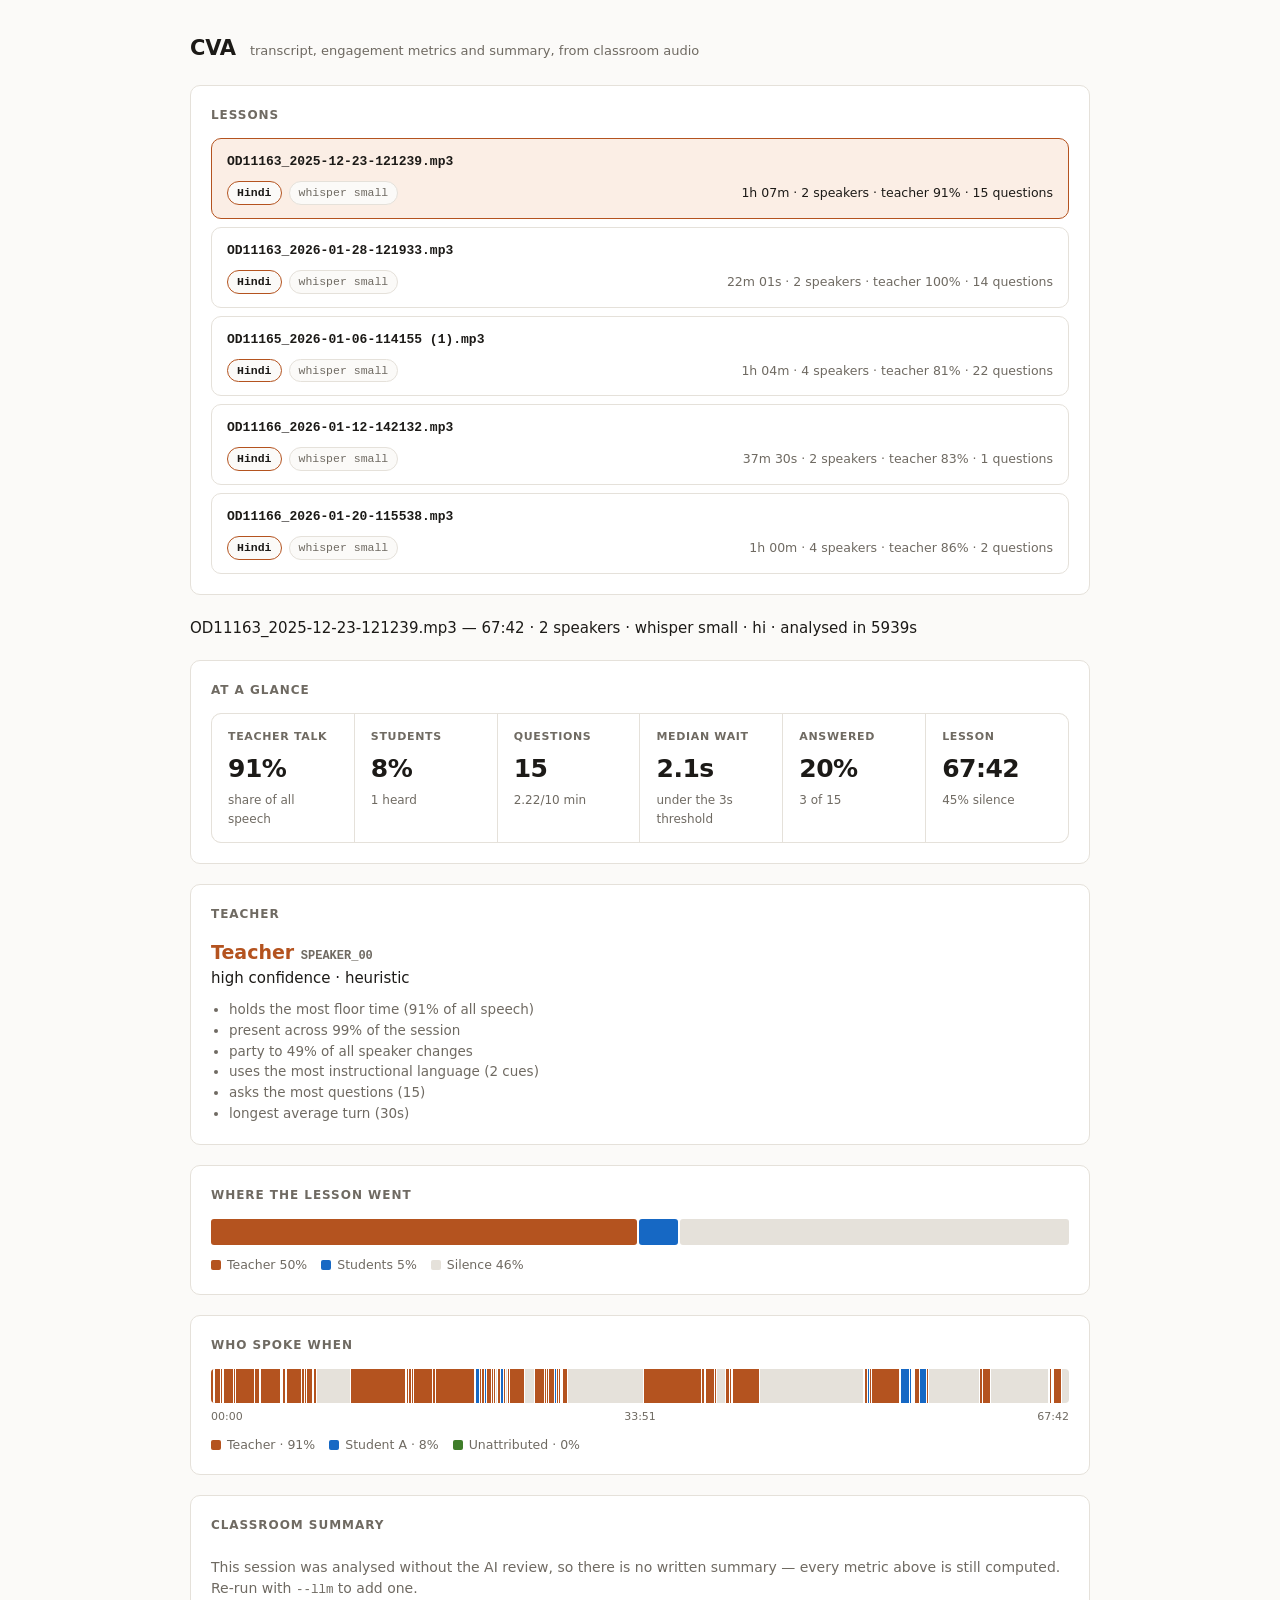
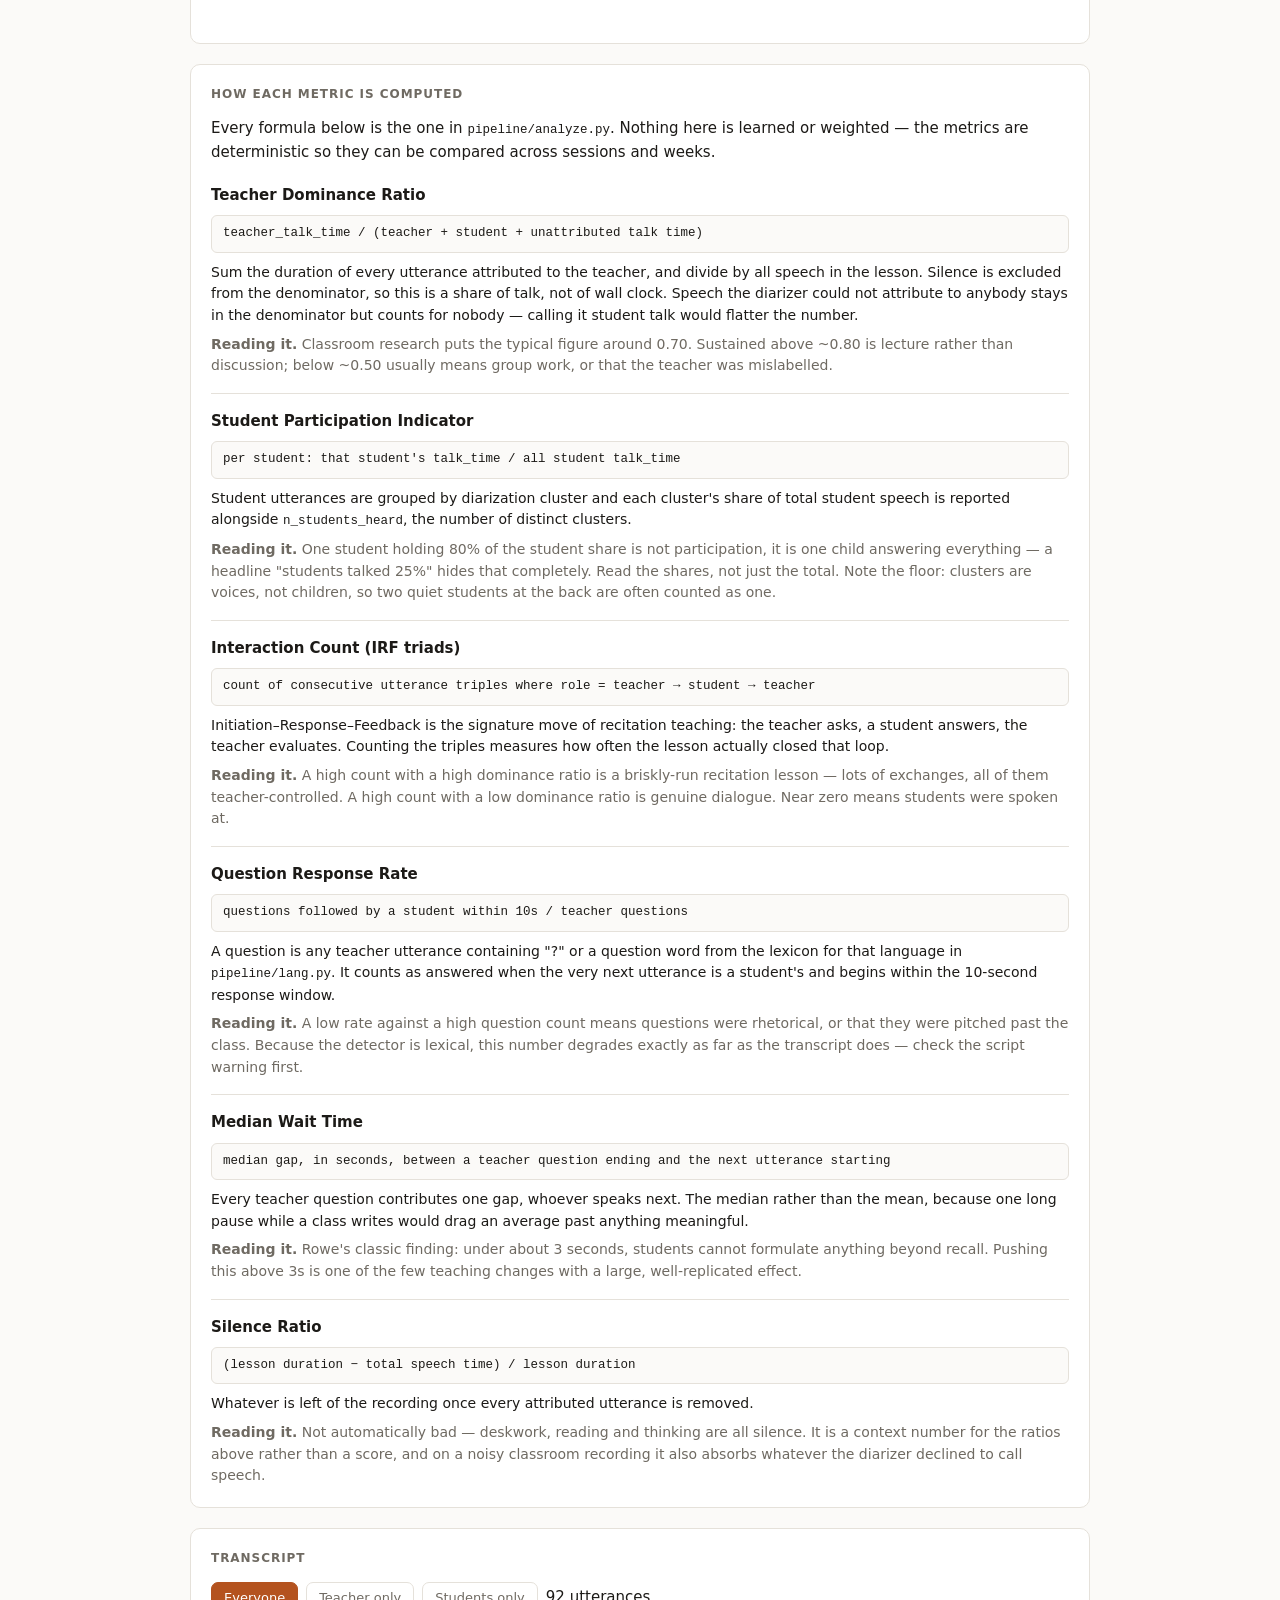
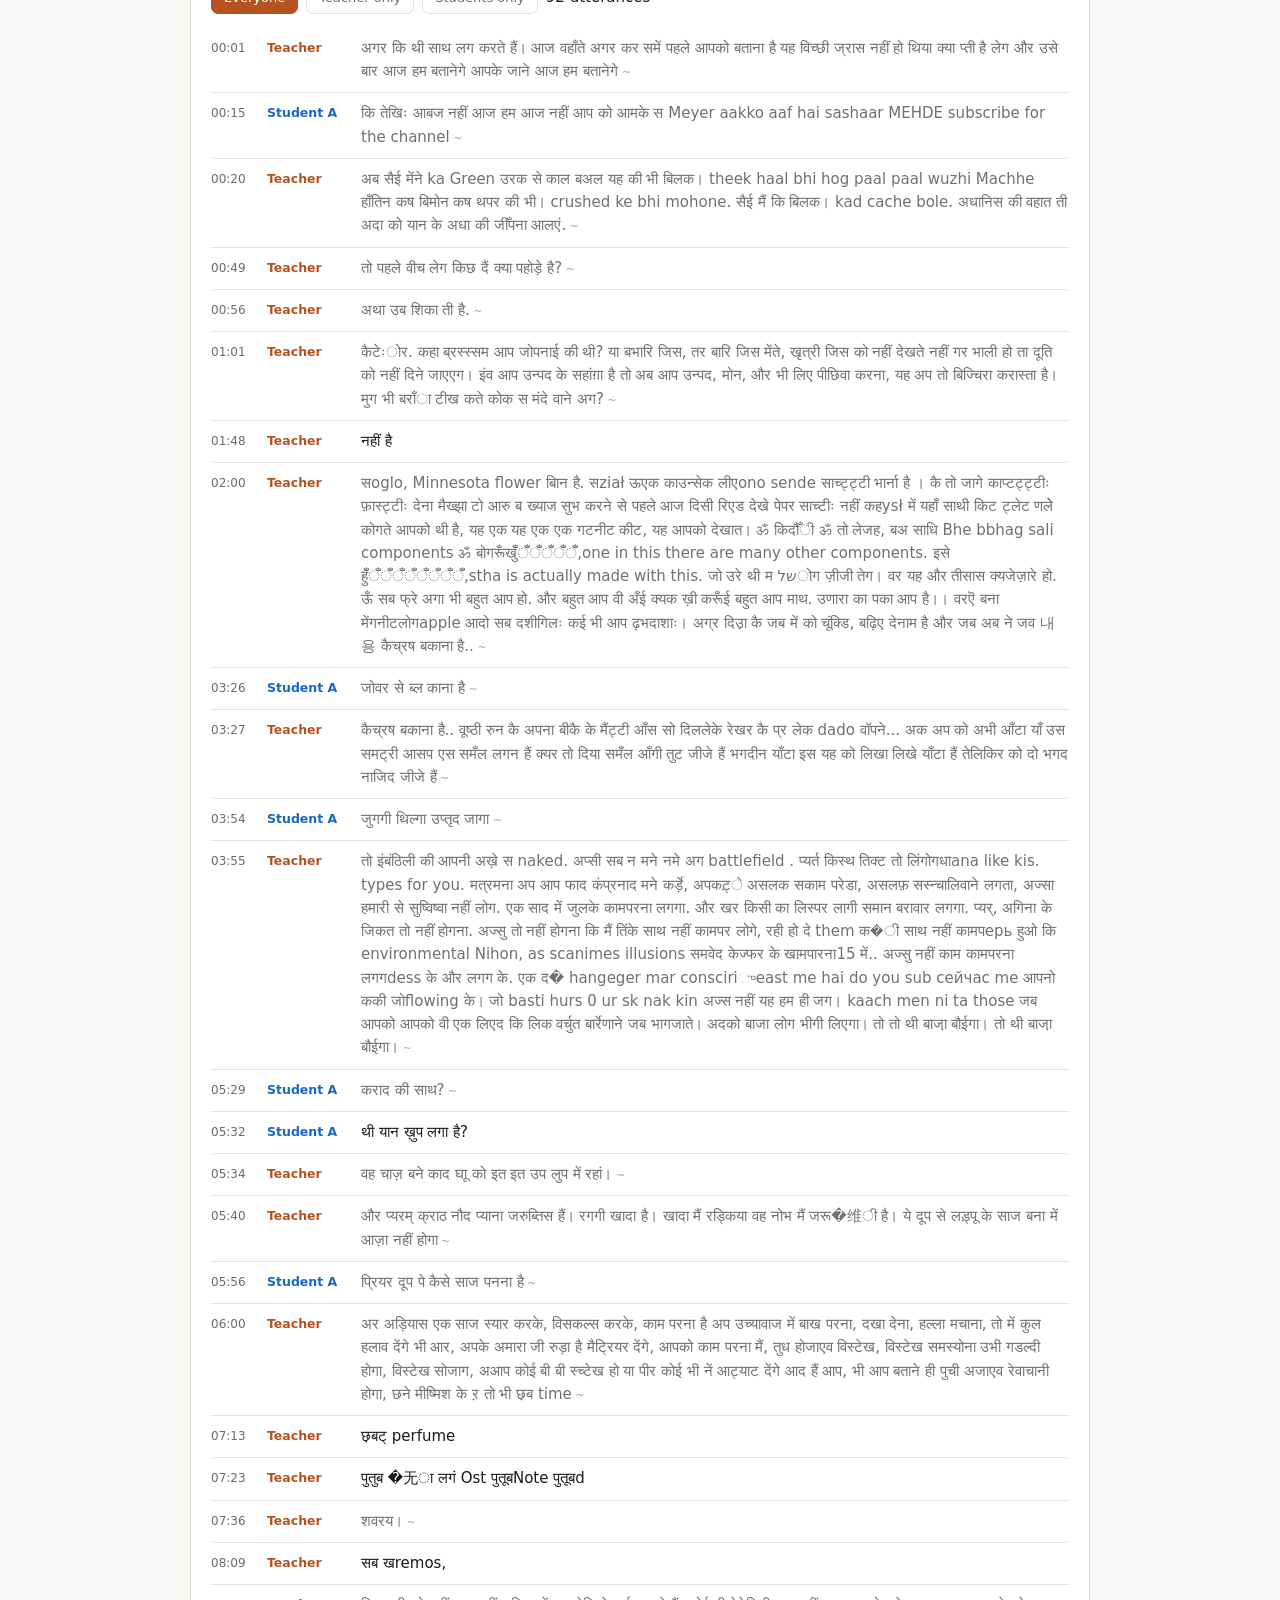
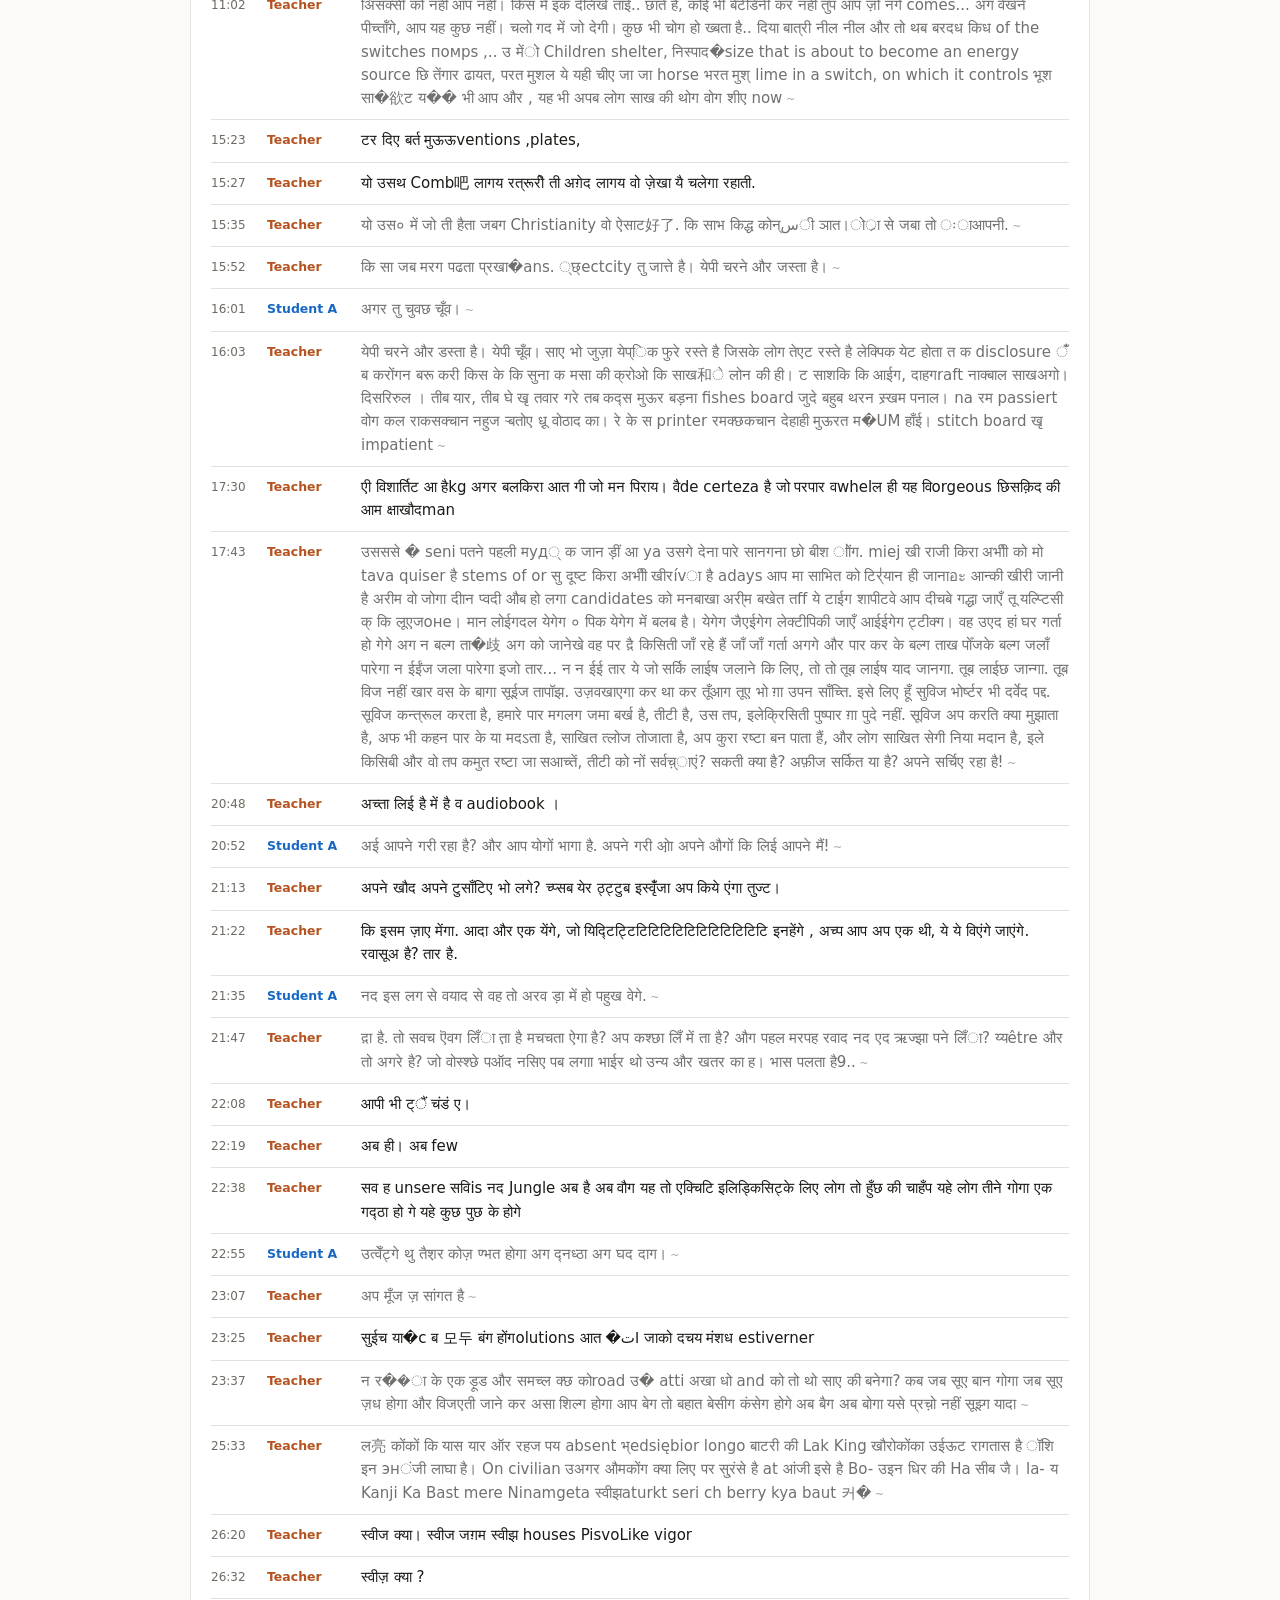
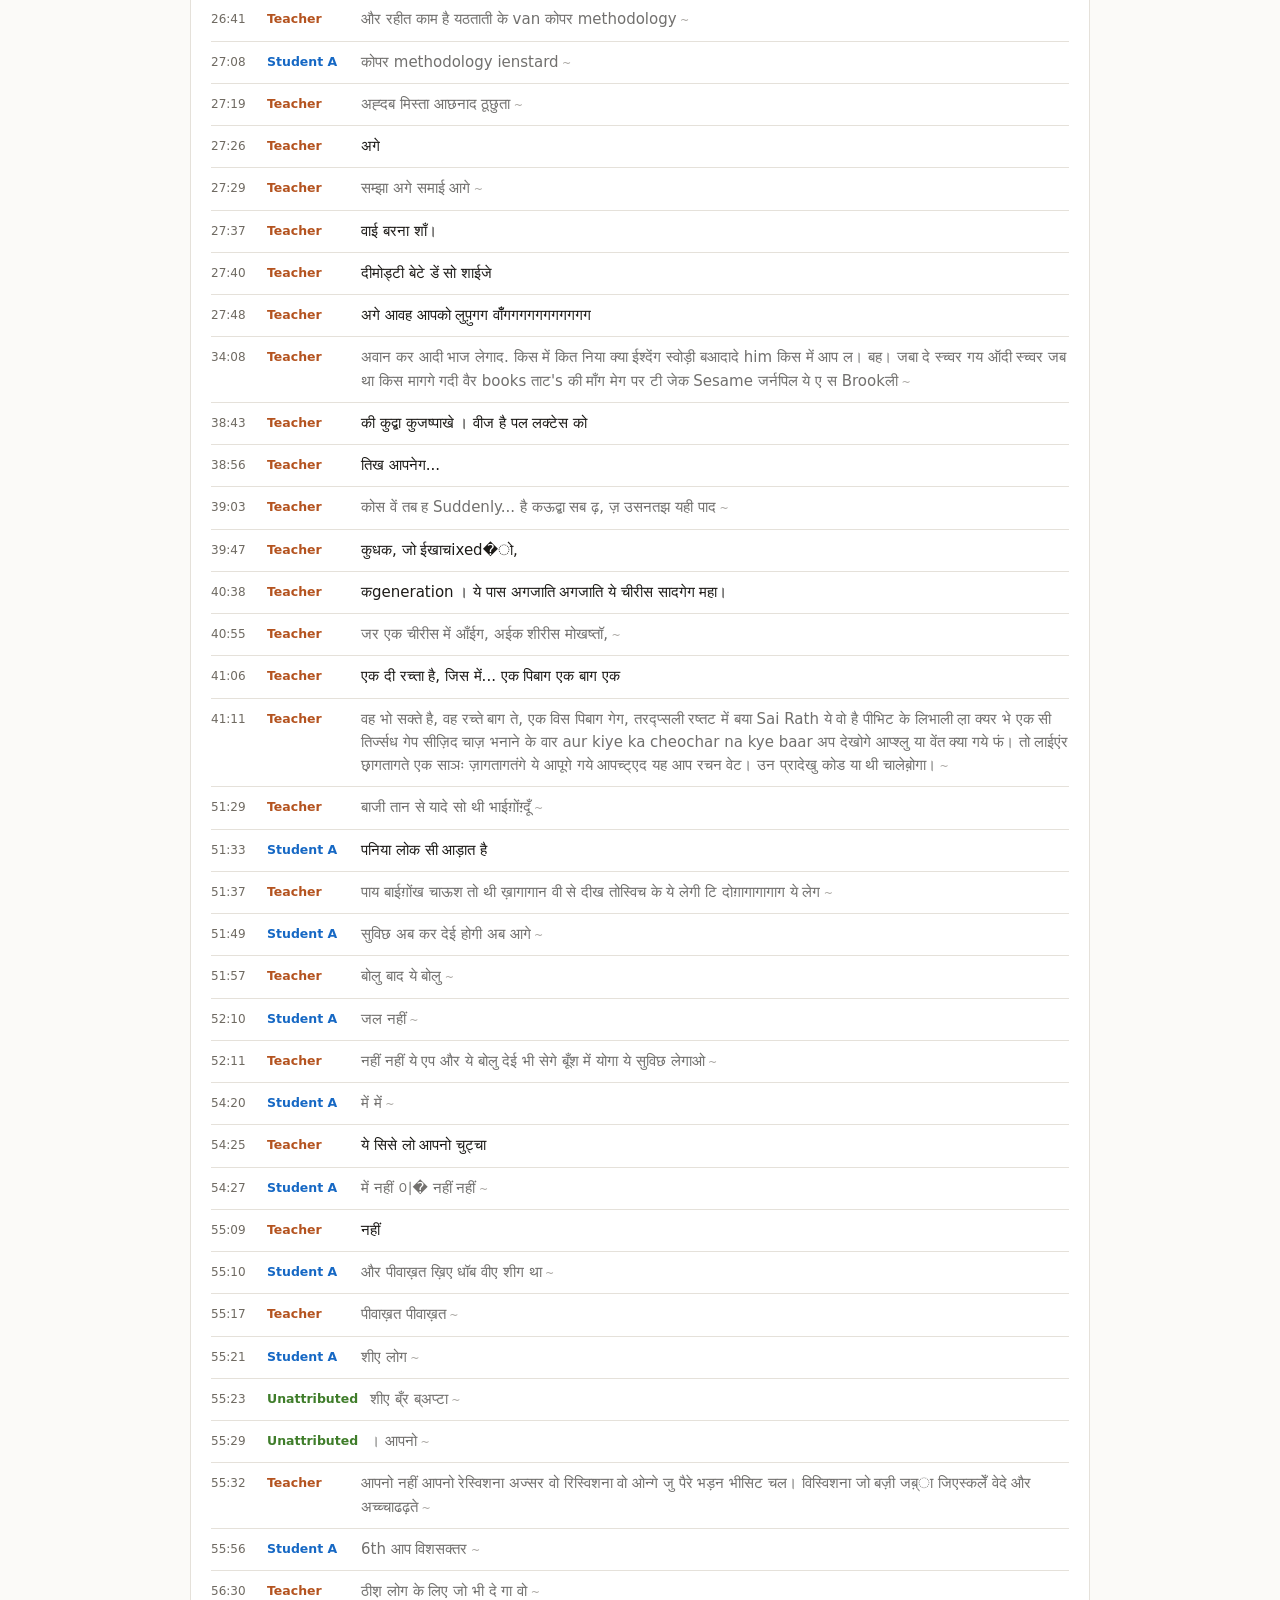
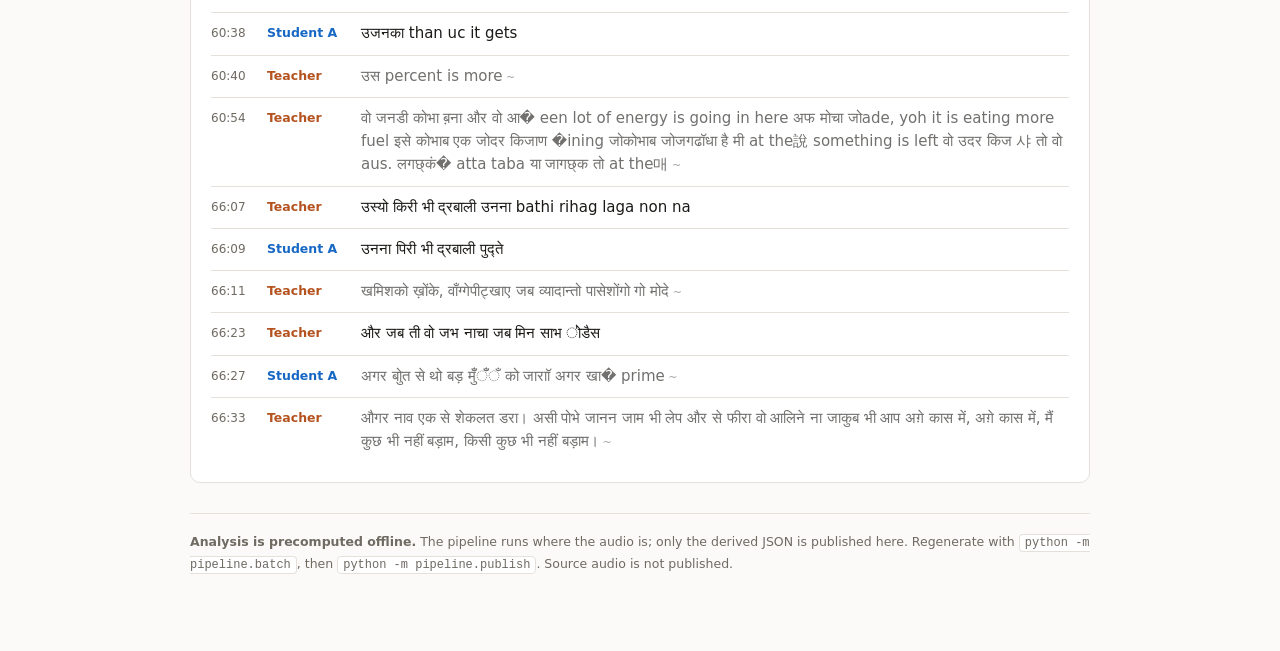
<file: site/index.html>
<!doctype html>
<html lang="en">
<head>
<meta charset="utf-8">
<meta name="viewport" content="width=device-width, initial-scale=1">
<title>CVA &middot; demo</title>
<link rel="stylesheet" href="app.css">
</head>
<body>
<div class="wrap">

  <header class="top">
    <h1>CVA</h1>
    <span class="sub">transcript, engagement metrics and summary, from classroom audio</span>
  </header>

  <div class="panel">
    <h2>Lessons</h2>
    <div class="picker" id="picker"><p class="empty">Loading&hellip;</p></div>
  </div>

  <div class="sub" id="subtitle" style="margin-top:22px"></div>
  <div id="body"></div>

  <footer class="note">
    <b>Analysis is precomputed offline.</b> The pipeline runs where the audio
    is; only the derived JSON is published here. Regenerate with
    <code>python -m pipeline.batch</code>, then
    <code>python -m pipeline.publish</code>. Source audio is not published.
  </footer>

</div>

<script src="report.js"></script>
<script>
const $ = (id) => document.getElementById(id);
const esc = Report.esc;

// One fetch of the whole result document per session, cached after the first
// click. A 64-minute lesson is a few hundred KB, so there is nothing to be
// clever about - but re-fetching on every tab switch would still be rude.
const cache = new Map();
let sessions = [];

function fileHint() {
  return location.protocol === "file:"
    ? `<div class="warnbox"><b>Opened from the filesystem.</b> Browsers block
       <span class="mono">fetch()</span> on <span class="mono">file://</span>,
       so the analyses cannot be loaded this way. Serve the folder instead:
       <div class="mono" style="margin-top:6px">python -m http.server -d site 8080</div>
       then open <span class="mono">http://localhost:8080</span>.</div>`
    : "";
}

async function boot() {
  let manifest;
  try {
    manifest = await (await fetch("data/manifest.json", { cache: "no-store" })).json();
  } catch (e) {
    $("picker").innerHTML = fileHint() ||
      `<p class="empty">Could not read <span class="mono">data/manifest.json</span>
       (${esc(e.message)}).</p>`;
    return;
  }

  sessions = manifest.sessions || [];
  if (!sessions.length) {
    $("picker").innerHTML = `<p class="empty">Nothing published yet. Run
      <span class="mono">python -m pipeline.batch</span>, then
      <span class="mono">python -m pipeline.publish</span>.</p>`;
    return;
  }

  // The button carries the recording's real filename. It is a picker over a
  // fixed, known set, not an upload control that quietly returns a cached
  // answer for whatever you hand it.
  $("picker").innerHTML = sessions.map((s, i) => {
    // Language and model as chips rather than buried in the line: a number
    // computed over the wrong language is worthless, so which settings
    // produced a result is the first thing to know about it.
    const chips = [`<span class="chip lang">${esc(s.language || "?")}</span>`,
      `<span class="chip">whisper ${esc(s.model || "?")}</span>`];
    if (s.has_review) chips.push(`<span class="chip">AI review</span>`);
    const bits = [s.duration_label, `${s.speakers} speakers`,
      s.teacher_talk_ratio != null ? `teacher ${Math.round(s.teacher_talk_ratio * 100)}%` : null,
      s.teacher_questions != null ? `${s.teacher_questions} questions` : null,
    ].filter(Boolean);
    return `<button class="sessionbtn" data-i="${i}">
      <span class="name">${esc(s.file)}</span>
      <span class="row">${chips.join("")}
        <span class="meta">${bits.map(esc).join(" · ")}</span></span>
    </button>`;
  }).join("");

  $("picker").querySelectorAll(".sessionbtn").forEach(b => {
    b.onclick = () => open(Number(b.dataset.i));
  });

  open(0);
}

async function open(i) {
  const s = sessions[i];
  $("picker").querySelectorAll(".sessionbtn").forEach(b =>
    b.classList.toggle("on", Number(b.dataset.i) === i));

  $("subtitle").textContent = "";
  $("body").innerHTML = '<div class="panel"><p class="empty">Loading analysis…</p></div>';

  let res = cache.get(s.json);
  if (!res) {
    try {
      res = await (await fetch("data/" + s.json, { cache: "no-store" })).json();
    } catch (e) {
      $("body").innerHTML = `<div class="panel"><div class="err">Could not load
        <span class="mono">data/${esc(s.json)}</span>: ${esc(e.message)}</div></div>`;
      return;
    }
    cache.set(s.json, res);
  }

  $("subtitle").textContent = `${s.file} — ${Report.subtitle(res)}`;
  // No onTeacher: correcting the teacher re-derives every downstream number,
  // which needs the pipeline. That control belongs to the local server.
  Report.render($("body"), res);
  document.title = `${s.file} · CVA`;
}

Report.installTips();
boot();
</script>
</body>
</html>
</file>
<file: site/app.css>
:root {
  color-scheme: light dark;
  --bg: #fbfaf8;
  --panel: #ffffff;
  --line: #e5e1da;
  --ink: #1c1a17;
  --muted: #6f6a62;
  --accent: #b4531f;
  --accent-soft: #fbeee5;
  --teacher: #b4531f;
  --student: #2f6f6a;
  --ok: #2f6f4a;
  --bad: #a32c2c;
  --radius: 10px;
}

@media (prefers-color-scheme: dark) {
  :root {
    --bg: #14130f;
    --panel: #1c1a17;
    --line: #302c26;
    --ink: #ece7de;
    --muted: #9a938a;
    --accent: #e08a53;
    --accent-soft: #2a1e15;
    --teacher: #e08a53;
    --student: #6cbdb4;
    --ok: #74c39a;
    --bad: #e08585;
  }
}

* { box-sizing: border-box; }

body {
  margin: 0;
  background: var(--bg);
  color: var(--ink);
  font: 15px/1.55 ui-sans-serif, system-ui, "Segoe UI", Roboto, sans-serif;
}

.wrap { max-width: 940px; margin: 0 auto; padding: 32px 20px 80px; }

/* Links in prose. Set once, globally: a default-blue link inside a warm
   palette reads as an artefact of an unfinished page. */
a { color: var(--accent); }
a:hover { text-decoration: none; }

header.top {
  display: flex; align-items: baseline; gap: 14px;
  flex-wrap: wrap; margin-bottom: 6px;
}
header.top h1 { font-size: 21px; margin: 0; letter-spacing: -0.01em; }
header.top .sub { color: var(--muted); font-size: 13px; }
header.top a { color: var(--accent); text-decoration: none; font-size: 13px; }
header.top a:hover { text-decoration: underline; }

.panel {
  background: var(--panel);
  border: 1px solid var(--line);
  border-radius: var(--radius);
  padding: 20px;
  margin-top: 20px;
}
.panel h2 {
  font-size: 12px; text-transform: uppercase; letter-spacing: 0.08em;
  color: var(--muted); margin: 0 0 14px; font-weight: 600;
}

/* upload */
.drop {
  border: 1.5px dashed var(--line); border-radius: var(--radius);
  padding: 30px 20px; text-align: center; cursor: pointer;
  transition: border-color .15s, background .15s;
}
.drop:hover, .drop.over { border-color: var(--accent); background: var(--accent-soft); }
.drop strong { display: block; font-size: 15px; margin-bottom: 4px; }
.drop span { color: var(--muted); font-size: 13px; }

.opts {
  display: grid; grid-template-columns: repeat(auto-fit, minmax(150px, 1fr));
  gap: 14px; margin-top: 18px;
}
label.field { display: block; font-size: 12px; color: var(--muted); }
label.field span { display: block; margin-bottom: 5px; }
select, input[type="number"], input[type="text"] {
  width: 100%; padding: 7px 9px; font: inherit; font-size: 14px;
  color: var(--ink); background: var(--bg);
  border: 1px solid var(--line); border-radius: 6px;
}
.checkline { display: flex; align-items: center; gap: 8px; font-size: 13px; margin-top: 14px; }

button {
  font: inherit; font-size: 14px; font-weight: 500;
  padding: 9px 18px; border-radius: 7px; cursor: pointer;
  border: 1px solid var(--accent); background: var(--accent); color: #fff;
}
button:hover { filter: brightness(1.08); }
button:disabled { opacity: .5; cursor: not-allowed; }
button.ghost { background: transparent; color: var(--accent); }

/* jobs */
table { width: 100%; border-collapse: collapse; font-size: 14px; }
th {
  text-align: left; font-size: 11px; text-transform: uppercase;
  letter-spacing: .06em; color: var(--muted); font-weight: 600;
  padding: 0 10px 8px 0; border-bottom: 1px solid var(--line);
}
td { padding: 11px 10px 11px 0; border-bottom: 1px solid var(--line); vertical-align: middle; }
tr:last-child td { border-bottom: none; }
td a { color: var(--accent); text-decoration: none; font-weight: 500; }
td a:hover { text-decoration: underline; }

.pill {
  display: inline-block; font-size: 11px; padding: 2px 8px;
  border-radius: 999px; border: 1px solid var(--line); color: var(--muted);
  text-transform: capitalize;
}
.pill.done { color: var(--ok); border-color: var(--ok); }
.pill.failed { color: var(--bad); border-color: var(--bad); }
.pill.running { color: var(--accent); border-color: var(--accent); }
.pill.cancelled { color: var(--muted); border-color: var(--muted); }

.bar { height: 5px; background: var(--line); border-radius: 3px; overflow: hidden; min-width: 80px; }
.bar i { display: block; height: 100%; background: var(--accent); transition: width .4s; }

.empty { color: var(--muted); font-size: 14px; padding: 8px 0; }
.err {
  color: var(--bad); font-size: 13px; margin-top: 12px;
  padding: 10px 12px; border: 1px solid var(--bad); border-radius: 7px;
  background: color-mix(in srgb, var(--bad) 8%, transparent);
}
.mono { font-family: ui-monospace, "Cascadia Code", Consolas, monospace; font-size: 12.5px; }

/* ---------------------------------------------------------------------
   Speaker palette. Both modes validated with the dataviz palette checker
   (lightness band, chroma floor, CVD separation, normal-vision floor,
   contrast vs surface). Slot 1 is always the teacher; students take
   slots 2..5 in descending talk time, so a speaker keeps its colour when
   the transcript is re-read or the teacher is corrected by hand.
   --------------------------------------------------------------------- */
:root {
  --sp1: #b4531f;
  --sp2: #1668c4;
  --sp3: #3f7d2a;
  --sp4: #8b46b0;
  --sp5: #8a6d00;
}
@media (prefers-color-scheme: dark) {
  :root {
    --sp1: #cf6f3b;
    --sp2: #4f8cd9;
    --sp3: #529f3d;
    --sp4: #a86ed0;
    --sp5: #9e881c;
  }
}

/* stat tiles */
.tiles {
  display: grid; grid-template-columns: repeat(auto-fit, minmax(140px, 1fr));
  gap: 1px; background: var(--line);
  border: 1px solid var(--line); border-radius: var(--radius); overflow: hidden;
}
.tile { background: var(--panel); padding: 14px 16px; }
.tile .k {
  font-size: 11px; text-transform: uppercase; letter-spacing: .06em;
  color: var(--muted); font-weight: 600;
}
.tile .v {
  font-size: 25px; font-weight: 600; letter-spacing: -0.02em;
  margin-top: 5px; font-variant-numeric: tabular-nums;
}
.tile .n { font-size: 12px; color: var(--muted); margin-top: 2px; }

/* proportion bar + timeline share the 2px surface gap between fills */
.prop { display: flex; gap: 2px; height: 26px; margin: 4px 0 10px; }
.prop div { border-radius: 3px; min-width: 2px; }
.legend {
  display: flex; flex-wrap: wrap; gap: 14px;
  font-size: 12.5px; color: var(--muted); margin-top: 10px;
}
.legend span { display: inline-flex; align-items: center; gap: 6px; }
.legend i { width: 10px; height: 10px; border-radius: 2px; display: inline-block; }

.timeline {
  position: relative; height: 34px; margin-top: 6px;
  background: var(--line); border-radius: 4px; overflow: hidden;
}
.timeline i {
  position: absolute; top: 0; bottom: 0; display: block;
  box-shadow: 0 0 0 1px var(--panel);
}
.axis {
  display: flex; justify-content: space-between;
  font-size: 11px; color: var(--muted); margin-top: 5px;
  font-variant-numeric: tabular-nums;
}

#tip {
  position: fixed; z-index: 20; pointer-events: none;
  background: var(--panel); color: var(--ink);
  border: 1px solid var(--line); border-radius: 7px;
  padding: 7px 10px; font-size: 12.5px; line-height: 1.4;
  box-shadow: 0 4px 14px rgba(0,0,0,.14); max-width: 280px;
}
#tip b { font-weight: 600; }

/* teacher verdict */
.verdict { display: flex; gap: 16px; align-items: flex-start; flex-wrap: wrap; }
.verdict .who { font-size: 19px; font-weight: 600; }
.verdict ul { margin: 8px 0 0; padding-left: 18px; color: var(--muted); font-size: 13.5px; }
.warnbox {
  border: 1px solid var(--line); border-left: 3px solid var(--accent);
  border-radius: 6px; padding: 11px 13px; font-size: 13.5px;
  background: var(--accent-soft); margin-top: 14px;
}

/* review */
.review h3 { font-size: 15px; margin: 22px 0 6px; }
.review h3:first-child { margin-top: 0; }
.review p { margin: 0 0 8px; }
.review ul { margin: 6px 0 0; padding-left: 20px; }
.review li { margin-bottom: 6px; }
.tags { display: flex; flex-wrap: wrap; gap: 7px; margin-top: 6px; }
.tag {
  font-size: 12.5px; padding: 3px 10px; border-radius: 999px;
  border: 1px solid var(--line); color: var(--muted);
}
.moment {
  border-left: 2px solid var(--line); padding: 2px 0 2px 12px; margin-bottom: 12px;
}
.moment .t { font-size: 12px; color: var(--accent); font-weight: 600;
             font-variant-numeric: tabular-nums; }

/* transcript */
.filters { display: flex; gap: 8px; flex-wrap: wrap; margin-bottom: 14px; align-items: center; }
.filters button {
  background: transparent; color: var(--muted); border-color: var(--line);
  padding: 5px 12px; font-size: 13px;
}
.filters button.on { color: #fff; background: var(--accent); border-color: var(--accent); }

.utt { display: flex; gap: 12px; padding: 9px 0; border-bottom: 1px solid var(--line); }
.utt:last-child { border-bottom: none; }
.utt .t {
  font-size: 12px; color: var(--muted); min-width: 44px;
  font-variant-numeric: tabular-nums; padding-top: 2px;
}
.utt .who { font-size: 12.5px; font-weight: 600; min-width: 82px; padding-top: 1px; }
.utt .tx { flex: 1; }
.utt.low .tx { opacity: .62; }
.utt.low .tx::after {
  content: " ~"; color: var(--muted); font-size: 11px;
}

/* metric glossary
   The brief asks each metric to carry its formula, its logic and how to read
   it. Rendering that beside the numbers is cheaper than asking anyone to
   trust a tile. */
.metricdef { padding: 16px 0; border-bottom: 1px solid var(--line); }
.metricdef:last-child { border-bottom: none; padding-bottom: 0; }
.metricdef h3 { font-size: 15px; margin: 0 0 8px; }
.metricdef p { margin: 0 0 7px; font-size: 14px; }
.metricdef p:last-child { margin-bottom: 0; }
.metricdef .formula {
  background: var(--bg); border: 1px solid var(--line); border-radius: 6px;
  padding: 8px 11px; margin-bottom: 9px; overflow-x: auto; white-space: nowrap;
}
.metricdef .reading { color: var(--muted); }

/* static demo: the session picker
   A list of the actual recordings, named as they are named in the dataset.
   Deliberately not a drag-and-drop zone: this page computes nothing, and a
   control that implies otherwise would be a lie about what it does. */
.picker { display: flex; flex-direction: column; gap: 8px; }
.sessionbtn {
  display: flex; flex-direction: column; align-items: stretch; gap: 9px;
  width: 100%; text-align: left; font: inherit; font-size: 14px;
  padding: 13px 15px; border-radius: var(--radius);
  border: 1px solid var(--line); background: var(--panel); color: var(--ink);
}
.sessionbtn:hover { border-color: var(--accent); background: var(--accent-soft); filter: none; }
.sessionbtn.on { border-color: var(--accent); background: var(--accent-soft); }
.sessionbtn .name {
  font-family: ui-monospace, "Cascadia Code", Consolas, monospace;
  font-size: 13px; font-weight: 600; word-break: break-all;
}
.sessionbtn .row { display: flex; gap: 7px; align-items: center; flex-wrap: wrap; }
.sessionbtn .meta { color: var(--muted); font-size: 12.5px; margin-left: auto; }
.sessionbtn.on .meta { color: var(--ink); }

/* The settings a session was produced with, on the card rather than one click
   in. Two runs of one lesson differ only by these, and a number computed over
   the wrong language is worth nothing - so which language and which model is
   not detail, it is the first thing you need to know about a result. */
.chip {
  font-family: ui-monospace, "Cascadia Code", Consolas, monospace;
  font-size: 11.5px; line-height: 1.7; white-space: nowrap;
  padding: 1px 9px; border-radius: 999px;
  border: 1px solid var(--line); background: var(--bg); color: var(--muted);
}
.chip.lang { color: var(--ink); border-color: var(--accent); font-weight: 600; }

footer.note {
  margin-top: 30px; padding-top: 18px; border-top: 1px solid var(--line);
  color: var(--muted); font-size: 12.5px; line-height: 1.6;
}
footer.note code {
  font-family: ui-monospace, "Cascadia Code", Consolas, monospace;
  font-size: 12px; background: var(--panel);
  border: 1px solid var(--line); border-radius: 4px; padding: 1px 5px;
}

/* server home page: the session library
   Same card as the static picker, but a link - each session has its own URL
   so one can be sent to someone. */
a.sessionbtn { text-decoration: none; }
a.sessionbtn:hover .name { color: var(--accent); }

nav.tabs { display: flex; gap: 6px; margin: 18px 0 0; }
nav.tabs a {
  font-size: 13px; text-decoration: none; padding: 7px 13px;
  border: 1px solid var(--line); border-radius: 999px;
  color: var(--muted); background: var(--panel);
}
nav.tabs a.on { color: #fff; background: var(--accent); border-color: var(--accent); }
nav.tabs a:hover:not(.on) { border-color: var(--accent); color: var(--accent); }

/* A recording sitting in assets/in that has not been processed. Muted, and
   never a link: there is nothing to open yet. */
.waiting {
  display: flex; gap: 14px; align-items: baseline; flex-wrap: wrap;
  padding: 10px 15px; border: 1px dashed var(--line);
  border-radius: var(--radius); margin-bottom: 8px; color: var(--muted);
}
.waiting .name {
  font-family: ui-monospace, "Cascadia Code", Consolas, monospace;
  font-size: 13px; flex: 1; min-width: 240px; word-break: break-all;
}

/* The note on /process explaining why inference is not hosted. Body text is
   muted and the claims inside it are not, so the paragraphs can be skimmed for
   the numbers and read properly only if you want the reasoning. */
p.why {
  margin: 0 0 11px; color: var(--muted);
  font-size: 13.5px; line-height: 1.68; max-width: 74ch;
}
p.why:last-child { margin-bottom: 0; }
p.why b { color: var(--ink); font-weight: 600; }
p.why .mono { color: var(--ink); }

.cmd {
  font-family: ui-monospace, "Cascadia Code", Consolas, monospace;
  font-size: 12.5px; background: var(--bg); border: 1px solid var(--line);
  border-radius: 6px; padding: 9px 12px; margin: 10px 0 0;
  overflow-x: auto; white-space: pre;
}
</file>
